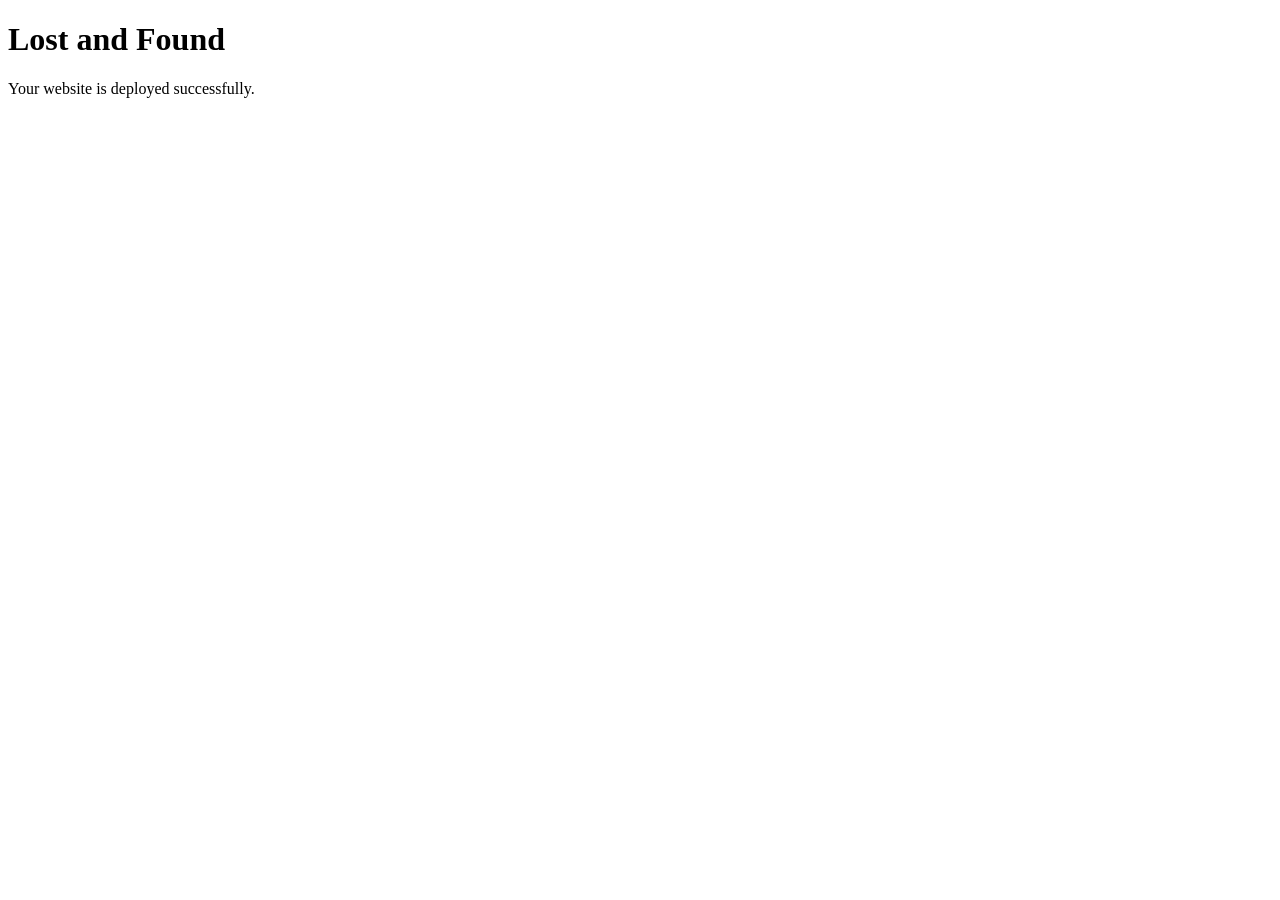
<file: index.html>
<!DOCTYPE html>
<html lang="en">
<head>
  <meta charset="UTF-8">
  <meta name="viewport" content="width=device-width, initial-scale=1.0">
  <title>Lost and Found</title>
</head>
<body>
  <h1>Lost and Found</h1>
  <p>Your website is deployed successfully.</p>
</body>
</html>
</file>
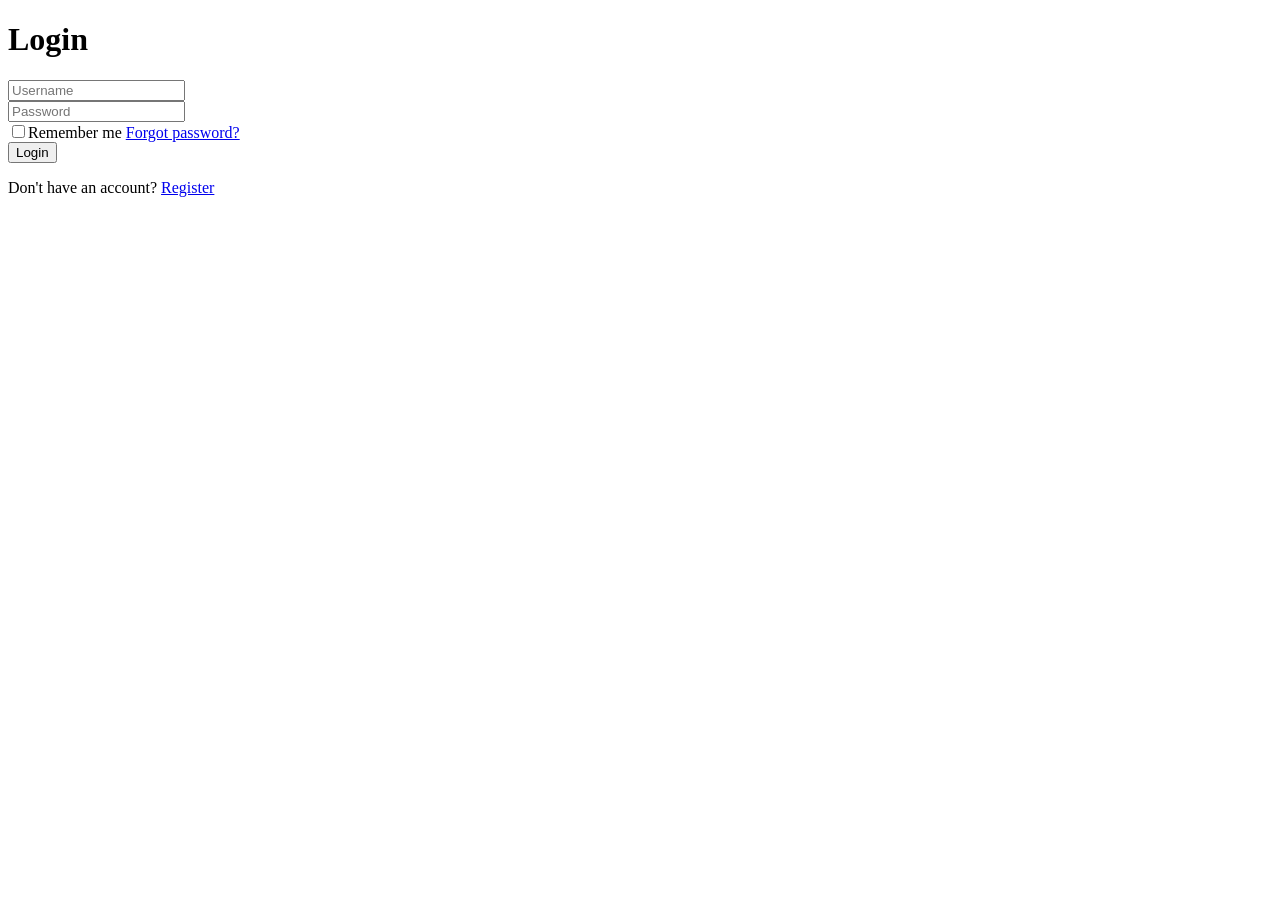
<file: lost-and-found/login.html>
<!DOCTYPE html>
<html lang="en">
<head>
    <meta charset="UTF-8">
    <meta name="viewport" content="width=device-width, initial-scale=1.0">
    <title>Lost & Found</title>
</head>
<body>

   <div class="wrapper">
        <form action="">
            <h1>Login</h1>
            <div class="input-box">
                <input type="text" placeholder="Username" required>
            </div>
            <div class="input-box">
                <input type="password" placeholder="Password" required>
            </div>
            <div class="remember-forgot">
                <label><input type="checkbox">Remember me</label>
                <a href="#"> Forgot password?</a>
            </div>
            <button type="submit" class="btn">Login</button>
            <div class="register-link">
                <p>Don't have an account? <a href="register.html">Register</a></p>
            </div>
        </form>
   </div>
    
</body>
</html>
</file>
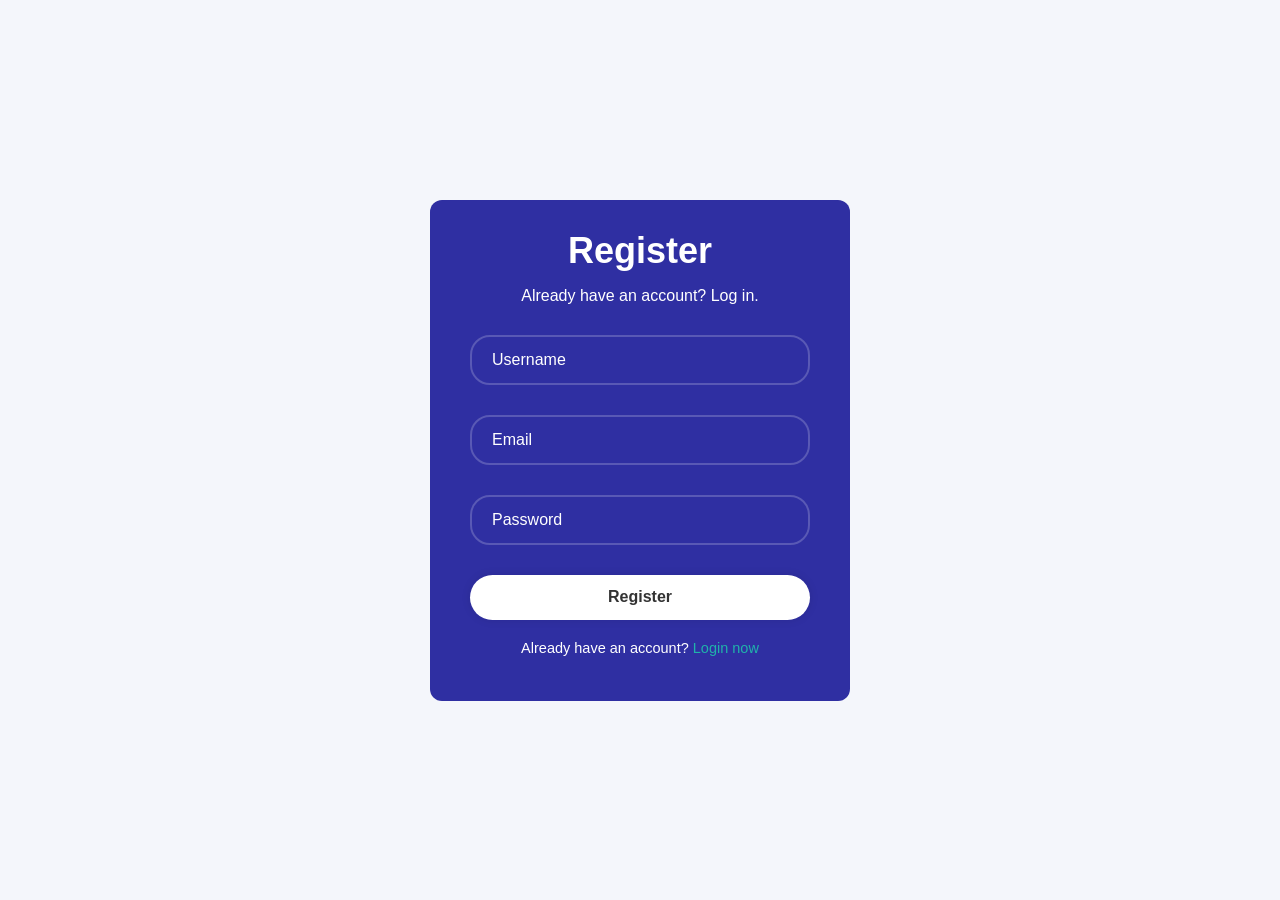
<file: lost-and-found/register.html>
<!DOCTYPE html>
<html lang="en">
<head>
    <meta charset="UTF-8">
    <meta name="viewport" content="width=device-width, initial-scale=1.0">
    <title>Lost & Found</title>
    <link rel="stylesheet" href="../css/login.css">
</head>
<body>

   <div class="wrapper">
        <form action="">
            <h1>Register</h1>
            <p>Already have an account? Log in.</p>
            <div class="input-box">
                <input type="text" placeholder="Username" required>
            </div>
            <div class="input-box">
                <input type="email" placeholder="Email" required>
            </div>
            <div class="input-box">
                <input type="password" placeholder="Password" required>
            </div>
            <button type="submit" class="btn">Register</button>
            <div class="register-link">
                <p>Already have an account? <a href="login.html">Login now</a></p>
            </div>
        </form>
   </div>
    
</body>
</html>
</file>
<file: css/login.css>
* {
    margin: 0;
    padding: 0;
    box-sizing: border-box;
    font-family: Arial, Helvetica, sans-serif;
}

body {
    display: flex;
    justify-content: center;
    align-items: center;
    min-height: 100vh;
    background: #f4f6fb;
}

.wrapper {
    width: 420px;
    background: #2f2fa2;
    color: #fff;
    border-radius: 12px;
    padding: 30px 40px;
}

.wrapper h1 {
    font-size: 36px;
    text-align: center;
}

.wrapper .input-box {
    width: 100%;
    height: 50px;
    margin: 30px 0;
}

.input-box input {
    width: 100%;
    height: 100%;
    background: transparent;
    border: none;
    outline: none;
    border: 2px solid rgba(255, 255, 255, .2);
    border-radius: 20px;
    font-size: 16px;
    color: #fff;
    padding: 20px 45px 20px 20px;
}

.input-box input::placeholder {
    color: #fff;
}

.wrapper .remember-forgot {
    display: flex;
    justify-content: space-between;
    font-size: 14.5px;
    margin: -15px 0 15px;
}

.remember-forgot label input {
    accent-color: #fff;
    margin-right: 3px;
}

.remember-forgot a {
    color: #fff;
    text-decoration: none;
}

.remember-forgot a:hover {
    text-decoration: underline;
}

.wrapper .btn {
    width: 100%;
    height: 45px;
    background: #fff;
    border: none;
    outline: none;
    border-radius: 40px;
    box-shadow: 0 0 10px rgba(0, 0, 0, .1);
    cursor: pointer;
    font-size: 16px;
    color: #333;
    font-weight: 600;
}

.wrapper .register-link {
    font-size: 14.5px;
    text-align: center;
    margin: 20px 0 15px;
}

.register-link p {
    color: #fff;
}

.register-link p a:hover {
    text-decoration: underline;
}

.register-link a {
    color: lightseagreen;
    text-decoration: none;
}

.wrapper p {
    text-align: center;
    margin-top: 15px;
}
</file>
